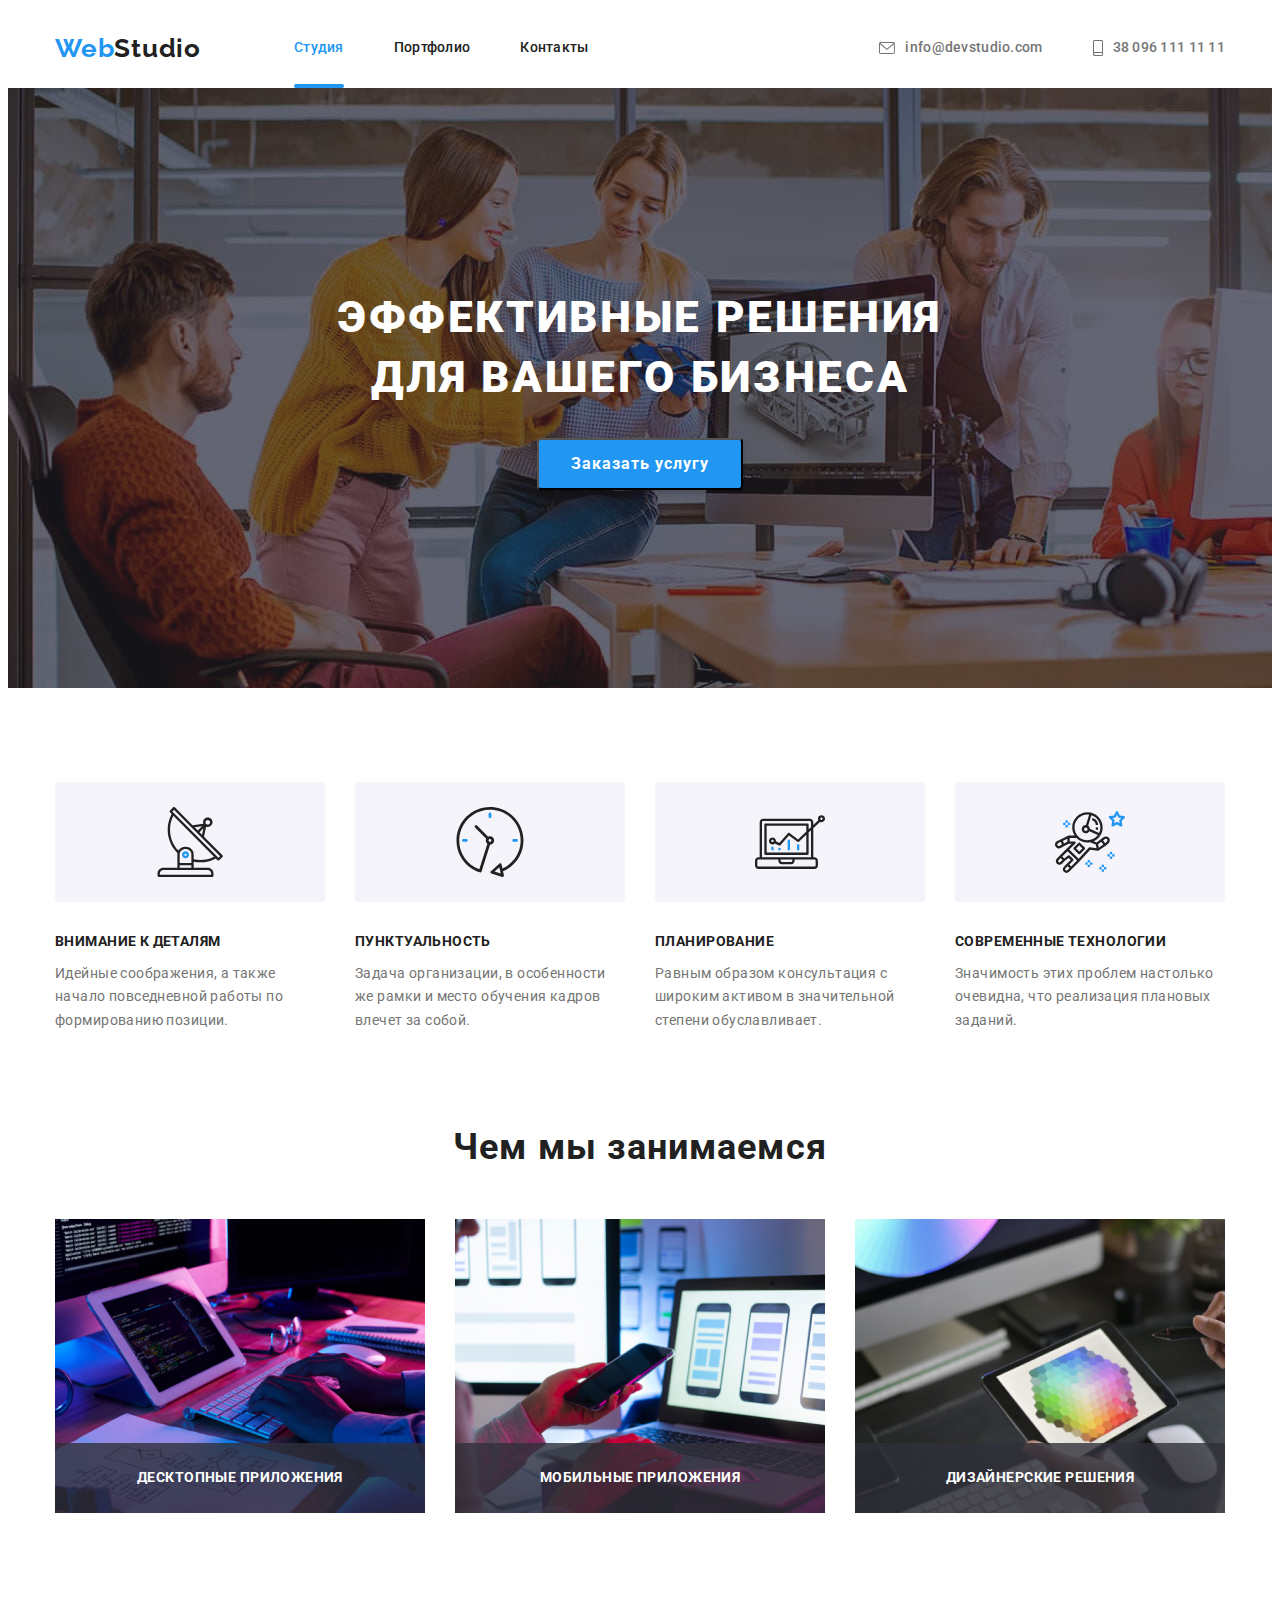
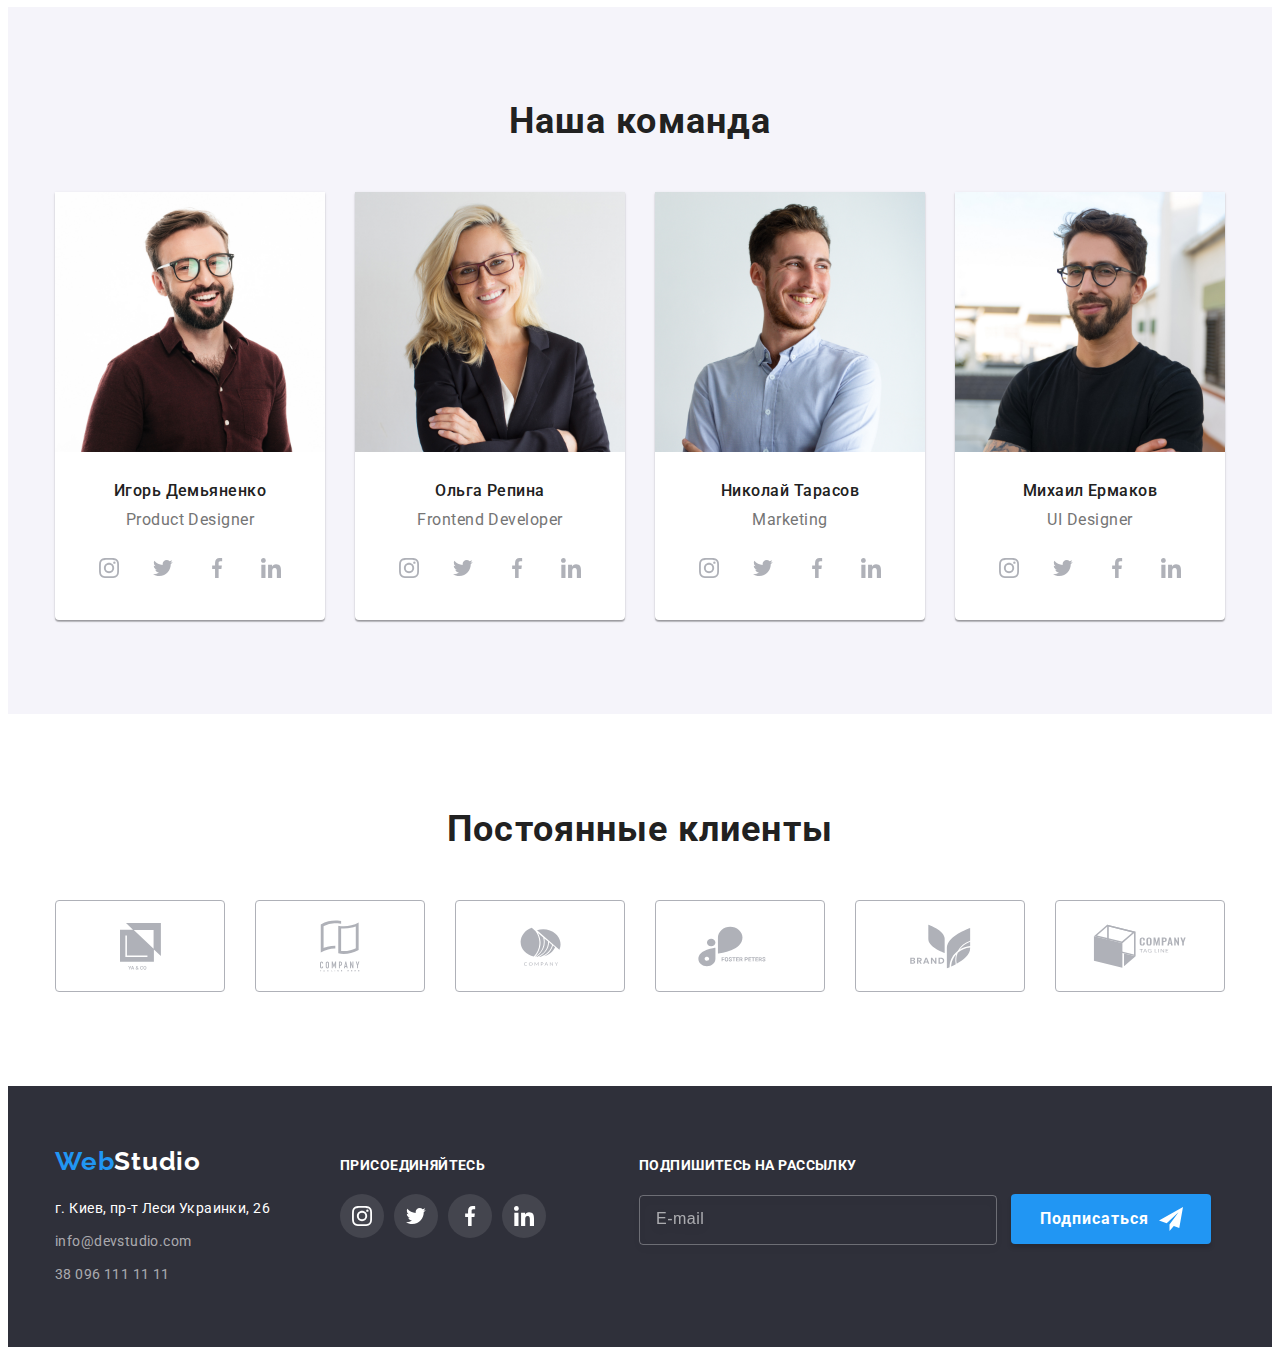
<file: index.html>
<!DOCTYPE html>
<html lang="ru">
  <head>
    <meta charset="UTF-8" />
    <meta http-equiv="X-UA-Compatible" content="IE=edge" />
    <meta name="viewport" content="width=device-width, initial-scale=1.0" />
    <title>Document</title>
    <link rel="preconnect" href="https://fonts.googleapis.com" />
    <link rel="preconnect" href="https://fonts.gstatic.com" crossorigin />
    <link
      href="https://fonts.googleapis.com/css2?family=Neonderthaw&family=Raleway:wght@700&display=swap"
      rel="stylesheet"
    />
    <link rel="preconnect" href="https://fonts.googleapis.com" />
    <link rel="preconnect" href="https://fonts.gstatic.com" crossorigin />
    <link
      href="https://fonts.googleapis.com/css2?family=Roboto:wght@400;500;700;900&display=swap"
      rel="stylesheet"
    /> 
    <link rel="stylesheet" href="https://cdnjs.cloudflare.com/ajax/libs/modern-normalize/1.1.0/modern-normalize.min.css" integrity="sha512-wpPYUAdjBVSE4KJnH1VR1HeZfpl1ub8YT/NKx4PuQ5NmX2tKuGu6U/JRp5y+Y8XG2tV+wKQpNHVUX03MfMFn9Q==" crossorigin="anonymous" referrerpolicy="no-referrer" />
    <link rel="stylesheet" href="./css/main.css" />
  </head>
  <body>

   <!-- <div class="zakaz " data-modal>
     <button class="close" type="button" data-modal-close ><span class="push">x</span></button>
   </div> -->

    <!--  Делаю шапку    -->
    <header class="header">
      <div class="container-h nav-main">
      <a class="logo" href=""><span>Web</span>Studio</a>
      <nav>
        <ul class="pf-list">
          <li class="list"><a class="link current" href="">Студия</a></li>
          <li class="list">
            <a class="link" href="./portfolio.html">Портфолио</a>
          </li>
          <li class="list"><a class="link" href="">Контакты</a></li>
        </ul>
      </nav>
     <div class="nav-flex">
      <a class="kontakt" href="mailto:info@devstudio.com"><svg class="kontakt-icon" width="16" height="12">
        <use href="./images/sprite.svg#icon-envelope"></use>        
      </svg>info@devstudio.com</a>
      <a class="kontakt" href="tel:+380961111111"><svg class="kontakt-icon" width="10" height="16">
        <use href="./images/sprite.svg#icon-smartphone"></use>        
      </svg>38 096 111 11 11</a>
      </div>
      </div>
    </header>
    <!-- Создаю блок для будуещего фона   -->
    <main>
      
        <section class="hero">
          <!--  Разметка героя-->
          <div class="container">
          <h1 class="title-hero">
            Эффективные решения<br />
            для вашего бизнеса
          </h1>
          <button class="button-hero" type="button" data-modal-open>Заказать услугу</button>
          </div>
        </section>
      
      <!-- создаю секцию об особенностях компании-->
      
      <section class="featurs">
       <div class="container">
        <ul class="featurs-list">
          <li class="item">
            <div class="thumb"><svg width="70" height="70"><use href="./images/sprite.svg#icon-Group"></use></svg></div>
            <h3 class="featurs-title">Внимание к деталям</h2>
            <p class="disc-featurs">
              Идейные соображения, а также начало повседневной работы по
              формированию позиции.
            </p>
          </li>
          <li class="item">  
            <div class="thumb"><svg width="70" height="70"><use href="./images/sprite.svg#icon-clock"></use></svg></div>       
                <h3 class="featurs-title">Пунктуальность</h2>
            <p class="disc-featurs">
              Задача организации, в особенности же рамки и место обучения кадров
              влечет за собой.
            </p>
          </li>
          <li class="item">  
            <div class="thumb"><svg width="70" height="70"><use href="./images/sprite.svg#icon-diagram"></use></svg></div>     
                  <h3 class="featurs-title">Планирование</h2>
            <p class="disc-featurs">
              Равным образом консультация с широким активом в значительной
              степени обуславливает.
            </p>
          </li>
          <li class="item">  
            <div class="thumb"><svg width="70" height="70"><use href="./images/sprite.svg#icon-astronaut"></use></svg></div>        
               <h3 class="featurs-title">Современные технологии</h2>
            <p class="disc-featurs">
              Значимость этих проблем настолько очевидна, что реализация
              плановых заданий.
            </p>
          </li>
        </ul>
        </div>
      </section>
      <!--Создаю секцию чем мы занимаемся -->
      <section class="makes">
      <div class="container">
        <h2 class="title-section">Чем мы занимаемся</h2>
        <ul class="list-img">
          <li class="item-img">
            <div class="desc-doit">
            <img
              src="./images/not1.jpg"
              alt="Человек работает за компютером"
              width="370"
              height="294"
            /> <span class="doit-info">Десктопные приложения</span>
             </div>
          </li>
          <li class="item-img">
           <div class="desc-doit"> <img
              src="./images/not2.jpg"
              alt="Держит смартфон в руке"
              width="370"
              height="294"
            /> <span class="doit-info">Мобильные приложения</span>
             </div>
          </li>
          <li class="item-img">
           <div class="desc-doit"> <img
              src="./images/not3.jpg"
              alt="Человек смотрит планшет"
              width="370"
              height="294"
            /> <span class="doit-info">Дизайнерские решения</span>
             </div>
          </li>
        </ul>
        </div>  
      </section>
      <!-- Начинаю делать секцию "Наша команда"-->
      <section class="our-team">
        <div class="container">
        <h2 class="title-section">Наша команда</h2>
        <ul class="list-img">
          <li class="li-team">
            <img
              src="./images/product.jpg"
              alt="Продукт дизайнер"
              width="270" height="260"
            /> <div class="disc">
            <h3 class="title-team">Игорь Демьяненко</h3>
            <p class="disc-team">Product Designer</p>
             <ul class="team-list">
               <li class="team-link"><a class="link-icon-team" href=""><svg class="link-svg-team" width="20" height="20"><use href="./images/sprite.svg#icon-instagram-section"></use></svg></a></li>
       <li class="team-link"><a class="link-icon-team" href=""><svg class="link-svg-team" width="20" height="20"><use href="./images/sprite.svg#icon-group-section"></use></svg></a></li>
       <li class="team-link"><a class="link-icon-team" href=""><svg class="link-svg-team" width="20" height="20"><use href="./images/sprite.svg#icon-facebook-section"></use></svg></a></li>
       <li class="team-link"><a class="link-icon-team" href=""><svg class="link-svg-team" width="20" height="20"><use href="./images/sprite.svg#icon-linkedin-section"></use></svg></a></li></ul>
          </div>
          </li>
          <li class="li-team">
            <img
              src="./images/front.jpg"
              alt="Фронтенд разработчик"
              width="270" height="260"
            /><div class="disc">
            <h3 class="title-team">Ольга Репина</h3>
            <p class="disc-team">Frontend Developer</p>
            <ul class="team-list">
               <li class="team-link"><a class="link-icon-team" href=""><svg class="link-svg-team" width="20" height="20"><use href="./images/sprite.svg#icon-instagram-section"></use></svg></a></li>
       <li class="team-link"><a class="link-icon-team" href=""><svg class="link-svg-team" width="20" height="20"><use href="./images/sprite.svg#icon-group-section"></use></svg></a></li>
       <li class="team-link"><a class="link-icon-team" href=""><svg class="link-svg-team" width="20" height="20"><use href="./images/sprite.svg#icon-facebook-section"></use></svg></a></li>
       <li class="team-link"><a class="link-icon-team" href=""><svg class="link-svg-team" width="20" height="20"><use href="./images/sprite.svg#icon-linkedin-section"></use></svg></a></li></ul>
          </div>
          </li>
          <li class="li-team">
            <img src="./images/marketing.jpg" alt="Маркетолог" width="270" height="260" />
            <div class="disc"><h3 class="title-team">Николай Тарасов</h3>
            <p class="disc-team">Marketing</p>
          <ul class="team-list">
               <li class="team-link"><a class="link-icon-team" href=""><svg class="link-svg-team" width="20" height="20"><use href="./images/sprite.svg#icon-instagram-section"></use></svg></a></li>
       <li class="team-link"><a class="link-icon-team" href=""><svg class="link-svg-team" width="20" height="20"><use href="./images/sprite.svg#icon-group-section"></use></svg></a></li>
       <li class="team-link"><a class="link-icon-team" href=""><svg class="link-svg-team" width="20" height="20"><use href="./images/sprite.svg#icon-facebook-section"></use></svg></a></li>
       <li class="team-link"><a class="link-icon-team" href=""><svg class="link-svg-team" width="20" height="20"><use href="./images/sprite.svg#icon-linkedin-section"></use></svg></a></li></ul>
          </div>
          </li>
          <li class="li-team">
            <img src="./images/ui.jpg" alt="Дизайнер" width="270" height="260" />
            <div class="disc"><h3 class="title-team">Михаил Ермаков</h3>
            <p class="disc-team">UI Designer</p>
           <ul class="team-list">
               <li class="team-link"><a class="link-icon-team" href=""><svg class="link-svg-team" width="20" height="20"><use href="./images/sprite.svg#icon-instagram-section"></use></svg></a></li>
       <li class="team-link"><a class="link-icon-team" href=""><svg class="link-svg-team" width="20" height="20"><use href="./images/sprite.svg#icon-group-section"></use></svg></a></li>
       <li class="team-link"><a class="link-icon-team" href=""><svg class="link-svg-team" width="20" height="20"><use href="./images/sprite.svg#icon-facebook-section"></use></svg></a></li>
       <li class="team-link"><a class="link-icon-team" href=""><svg class="link-svg-team" width="20" height="20"><use href="./images/sprite.svg#icon-linkedin-section"></use></svg></a></li></ul>
          </div>
          </li>
        </ul>
        
        </div>
      </section>
      <section class="client-often">
         <div class="container"> <h3 class="title-client">Постоянные клиенты</h3>
          <ul class="list-client">
            <li class="icon-client"><a href=""><svg class="client-svg" width="41px" height=" 47px" >
        <use class="one" href="./images/sprite.svg#icon-group-one"></use></svg></a></li>
            <li class="icon-client"><a href=""><svg class="client-svg" width="40" height="52">
        <use href="./images/sprite.svg#icon-group-two"></use></svg></a></li>
            <li class="icon-client">
                               <a href=""><svg class="client-svg" width="41" height="43">
        <use href="./images/sprite.svg#icon-group-three"></use></svg></a></li>
            <li class="icon-client"><a href=""><svg class="client-svg" width="84" height="41">
        <use href="./images/sprite.svg#icon-group-four"></use></svg></a></li>
            <li class="icon-client"><a href=""><svg class="client-svg" width="63" height="45">
        <use href="./images/sprite.svg#icon-group-five"></use></svg></a></li>
            <li class="icon-client"><a href=""><svg class="client-svg" width="94" height="44">
        <use href="./images/sprite.svg#icon-group-six"></use></svg></a></li>
          </ul>
          </div>
        </section>
    </main>
    
    <!-- Начинаю делать подвал-->
    <footer class="footer">
      <div class="container">
        <div class="right-flex">
        <div class="otstup">
          <a class="logo-footer" href=""><span>Web</span>Studio</a>
       <address class="address">г. Киев, пр-т Леси Украинки, 26</address>
      <address class="address-kontakt">
        <a class="info" href="mailto:info@devstudio.com">info@devstudio.com</a><br />
        <a class="info" href="tel:+380961111111">38 096 111 11 11</a>
      </address>
      </div>
      <div class="footer-flex">
       <p class="push-net">Присоединяйтесь</P>
       <ul class="footer-list"><li class="footer-link"><a class="link-icon" href=""><svg class="link-svg" width="20" height="20"><use href="./images/sprite.svg#icon-instagram-footer"></use></svg></a></li>
       <li class="footer-link"><a class="link-icon" href=""><svg class="link-svg" width="20" height="20"><use href="./images/sprite.svg#icon-group-footer"></use></svg></a></li>
       <li class="footer-link"><a class="link-icon" href=""><svg class="link-svg" width="20" height="20"><use href="./images/sprite.svg#icon-facebook-footer"></use></svg></a></li>
       <li class="footer-link"><a class="link-icon" href=""><svg class="link-svg" width="20" height="20"><use href="./images/sprite.svg#icon-linkedin-footer"></use></svg></a></li></ul>
      </div>
       <!-- начинаю делать форму на подписку -->
        <form class="subscribe" action="" >
          <label class="sign-up" for="email" name="user email">Подпишитесь на рассылку</label>
         <div> <input class="put-sign" id="email" type="email" placeholder="E-mail">
          <button class="sign-up-button" type="submit">Подписаться<svg class="send-svg" width="24" height="24">
            <use href="./images/sprite.svg#icon-send"></use></svg></button></div>
        </form>

      </div>
        </div>
        <!-- начинаю делать форму на подписку -->

      
    </footer>

    <div class="backdrop is-hidden" data-modal><div class="zakaz " >
     <button class="close" type="button" data-modal-close ><svg width="11" height="11"><use href="./images/sprite.svg#icon-Vector"></use></svg></button>
     <form action="" class="order-form">
     <p class="title-modal">Оставьте свои данные, мы вам перезвоним</p>
     <ul class="list-form">
     <li class="list-input"><label class="label-order" for="order-name" name="user-name">Имя</label>
    <div class="inside-svg"> <input class="input-order" type="text" id="order-name" value=""><svg width="12" height="12"><use href="./images/sprite.svg#icon-man"></use></svg></div></li>
    <li class="list-input"> <label class="label-order" for="tel-order" name="user-tel">Телефон</label>
    <div class="inside-svg"> <input class="input-order"  type="tel" id="tel-order"><svg width="13" height="13"><use href="./images/sprite.svg#icon-tel"></use></svg></div></li>
    <li class="list-input"> <label class="label-order" for="mail-order" name="user-mail">Почта</label>
    <div class="inside-svg"> <input class="input-order" type="email" id="mail-order"><svg width="15" height="12"><use href="./images/sprite.svg#icon-mail"></use></svg></div></li>
     <li class="list-input"><label class="label-order" for="coment-order" name="user-comment">Комментарий</label>
     <textarea class="input-order" type="text" id="coment-order"  placeholder="Введите текст"></textarea></li>
     </ul>
     <div class="submit-order"> <label class="accept"><input type="checkbox"><span class="icon-yes"><svg width="11" height="8"><use href="./images/sprite.svg#icon-add"></use></svg></span>Соглашаюсь с рассылкой и принимаю <a href="">Условия договора<span></span></a></label>
     <button class="order-button" type="submit">Отправить</button></div>
    </form>
   </div> </div>
     <!-- <button class="close" type="button" data-modal-close ><span class="push">x</span></button> -->

   <script src="./js/modal.js"></script>

  </body>
</html3
</file>
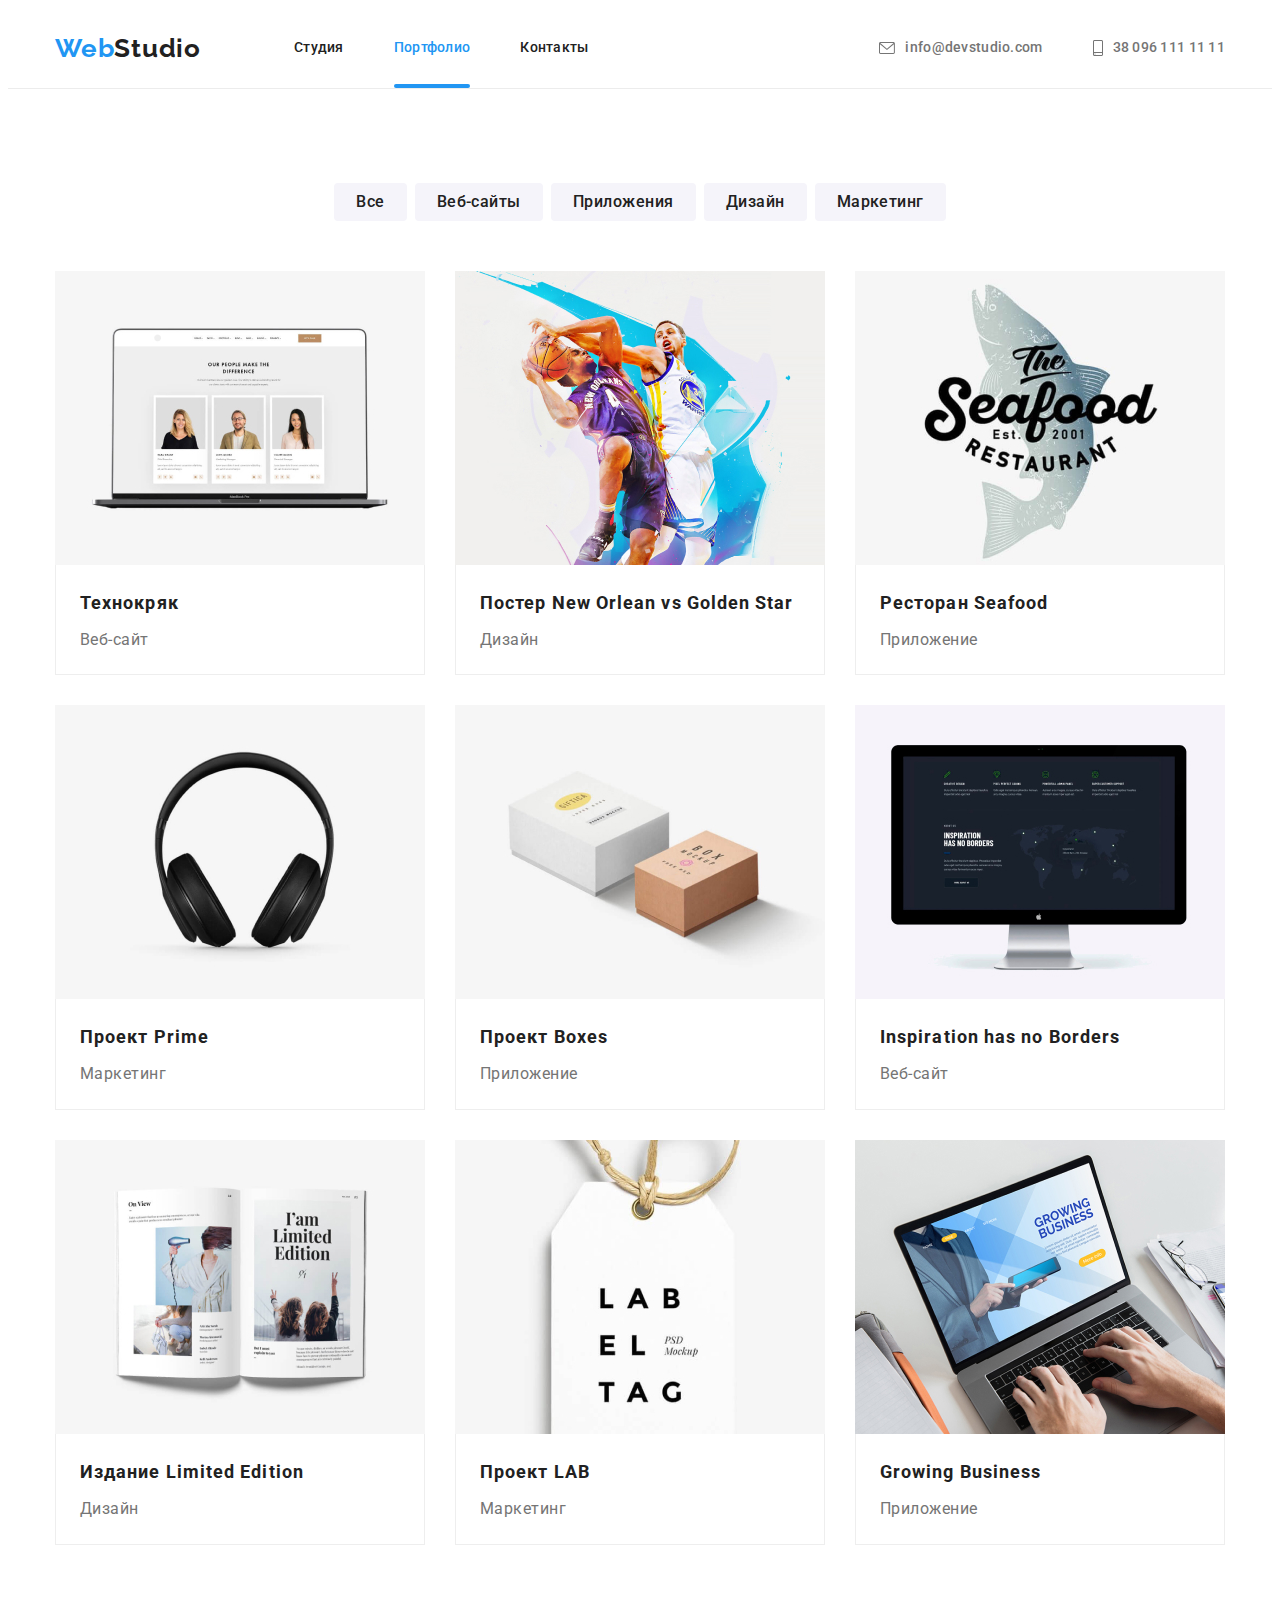
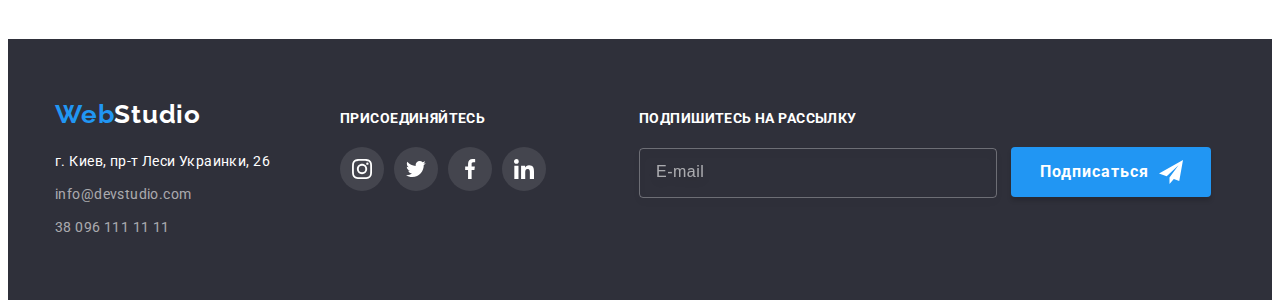
<file: portfolio.html>
<!DOCTYPE html>
<html lang="en">
  <head>
    <meta charset="UTF-8" />
    <meta http-equiv="X-UA-Compatible" content="IE=edge" />
    <meta name="viewport" content="width=device-width, initial-scale=1.0" />
    <title>Document</title>
    
    <link rel="preconnect" href="https://fonts.googleapis.com" />
    <link rel="preconnect" href="https://fonts.gstatic.com" crossorigin />
    <link
      href="https://fonts.googleapis.com/css2?family=Neonderthaw&family=Raleway:wght@700&display=swap"
      rel="stylesheet"
    />
    <link rel="preconnect" href="https://fonts.googleapis.com" />
    <link rel="preconnect" href="https://fonts.gstatic.com" crossorigin />
    <link
      href="https://fonts.googleapis.com/css2?family=Roboto:wght@400;500;700;900&display=swap"
      rel="stylesheet"
    /> <link rel="stylesheet" href="https://cdnjs.cloudflare.com/ajax/libs/modern-normalize/1.1.0/modern-normalize.min.css" integrity="sha512-wpPYUAdjBVSE4KJnH1VR1HeZfpl1ub8YT/NKx4PuQ5NmX2tKuGu6U/JRp5y+Y8XG2tV+wKQpNHVUX03MfMFn9Q==" crossorigin="anonymous" referrerpolicy="no-referrer" />
    <link rel="stylesheet" href="./css/styles.css" />
  </head>
  
  <body>
    <header class="header">
      <div class="container-h nav-main">
      <a class="logo" href=""><span>Web</span>Studio</a>
      <nav>
        <ul class="pf-list">
          <li class="list"><a class="link " href="./index.html">Студия</a></li>
          <li class="list">
            <a class="link current" href=>Портфолио</a>
          </li>
          <li class="list"><a class="link" href="">Контакты</a></li>
        </ul>
      </nav>
     <div class="nav-flex">
      <a class="kontakt" href="mailto:info@devstudio.com"><svg class="kontakt-icon" width="16" height="12">
        <use href="./images/sprite.svg#icon-envelope"></use></svg>info@devstudio.com</a>
      <a class="kontakt" href="tel:+380961111111"><svg class="kontakt-icon" width="10" height="16">
        <use href="./images/sprite.svg#icon-smartphone"></use>        
      </svg>38 096 111 11 11</a>
      </div>
      </div>
    </header>
    <main>
      <!-- создаю список кнопок для блока фильтер -->
      <section class="portfolio">
        <div class="container">
         <div class="frame">  
          <ul class="filter">
        <li class="list-button"><button class="button" type="button">Все</button></li>
        <li class="list-button"><button class="button" type="button">Веб-сайты</button></li>
        <li class="list-button"><button class="button" type="button">Приложения</button></li>
        <li class="list-button"><button class="button" type="button">Дизайн</button></li>
        <li class="list-button"><button class="button" type="button">Маркетинг</button></li>
      </ul>
      </div>  
      <!-- создаю секцию портфолио -->
      <!-- <h1>Портфолио</h1> Логический заголовок -->
     <ul class="list-project">
         <li class="item"> 
             <a class=" link-projekt" href="">
              <div class="move-up">  
            <img
              src="./images/tehcrack.jpg"
              alt="Технокряк"
              width="370"
              height="294"
            />
            <p class="desc-card">Ресурс предлагает комплексные предложения с разным уровнем функционала и сервисов. Все это позволит посетителю получить исчерпывающие сведения о компании или частном лице.</p></div>
            <div class="desc-item"> 
            <h2 class="title">Технокряк</h1>
            <p class="desc">Веб-сайт</p></div></a>
            
          </li>
          
          <li class="item"> <a class="link-projekt" href="">
            <div class="move-up">
            <img
              src="./images/new-orlean.jpg"
              alt="Постер"
              width="370"
              height="294"
            />  <p class="desc-card">Ресурс предлагает комплексные предложения с разным уровнем функционала и сервисов. Все это позволит посетителю получить исчерпывающие сведения о компании или частном лице.</p></div><div class="desc-item">
            <h2 class="title">Постер New Orlean vs Golden Star</h1>
            <p class="desc">Дизайн</p></div></a>
          </li>
          <li class="item"> <a class="link-projekt" href="">
           <div class="move-up"> <img
              src="./images/seafood.jpg"
              alt="Морепродукты"
              width="370"
              height="294"
            />  <p class="desc-card">Ресурс предлагает комплексные предложения с разным уровнем функционала и сервисов. Все это позволит посетителю получить исчерпывающие сведения о компании или частном лице.</p></div><div class="desc-item">
            <h2 class="title">Ресторан Seafood</h1>
            <p class="desc">Приложение</p></div></a>
          </li>
          <li class="item"> <a class="link-projekt" href="">
           <div class="move-up"> <img
              src="./images/prime.jpg"
              alt="Наушники"
              width="370"
              height="294"
            />  <p class="desc-card">Ресурс предлагает комплексные предложения с разным уровнем функционала и сервисов. Все это позволит посетителю получить исчерпывающие сведения о компании или частном лице.</p></div><div class="desc-item">
            <h2 class="title">Проект Prime</h1>
            <p class="desc">Маркетинг</p></div></a>
          </li>
          
          <li class="item"> <a class="link-projekt" href="">
            <div class="move-up"><img
              src="./images/boxes.jpg"
              alt="Посылка"
              width="370"
              height="294"
            />  <p class="desc-card">Ресурс предлагает комплексные предложения с разным уровнем функционала и сервисов. Все это позволит посетителю получить исчерпывающие сведения о компании или частном лице.</p></div><div class="desc-item">
            <h2 class="title">Проект Boxes</h1>
            <p class="desc">Приложение</p></div></a>
          </li>
          <li class="item"> <a class="link-projekt" href="">
            <div class="move-up"><img
              src="./images/borders.jpg"
              alt="Интерпритация границ"
              width="370"
              height="294"
            />  <p class="desc-card">Ресурс предлагает комплексные предложения с разным уровнем функционала и сервисов. Все это позволит посетителю получить исчерпывающие сведения о компании или частном лице.</p></div><div class="desc-item">
            <h2 class="title">Inspiration has no Borders</h1>
            <p class="desc">Веб-сайт</p></div></a>
          </li>
          <li class="item"> <a class="link-projekt" href="">
            <div class="move-up"><img
              src="./images/limited-edition.jpg"
              alt="Ограниченное издание"
              width="370"
              height="294"
            />  <p class="desc-card">Ресурс предлагает комплексные предложения с разным уровнем функционала и сервисов. Все это позволит посетителю получить исчерпывающие сведения о компании или частном лице.</p></div><div class="desc-item">
            <h2 class="title">Издание Limited Edition</h1>
            <p class="desc">Дизайн</p></div></a>
          </li>
          <li class="item"> <a class="link-projekt" href="">
            <div class="move-up"><img src="./images/lab.jpg" alt="Лейбел" width="370" height="294" />
             <p class="desc-card">Ресурс предлагает комплексные предложения с разным уровнем функционала и сервисов. Все это позволит посетителю получить исчерпывающие сведения о компании или частном лице.</p></div> <div class="desc-item"><h2 class="title">Проект LAB</h2>
            <p class="desc">Маркетинг</p></div></a>
          </li>
          <li class="item"> <a class="link-projekt" href="">
            <div class="move-up"><img
              src="./images/growing-bussines.jpg"
              alt="Бизнес рост"
              width="370"
              height="294"
            /> <p class="desc-card">Ресурс предлагает комплексные предложения с разным уровнем функционала и сервисов. Все это позволит посетителю получить исчерпывающие сведения о компании или частном лице.</p></div> <div class="desc-item">
            <h2 class="title">Growing Business</h1>
            <p class="desc">Приложение</p></div></a>
          </li>
        </ul>
        </div>
      </section>
    </main>
  </body>

 <footer class="footer">
      <div class="container">
        <div class="right-flex">
        <div class="otstup">
          <a class="logo-footer" href=""><span>Web</span>Studio</a>
       <address class="address">г. Киев, пр-т Леси Украинки, 26</address>
      <address class="address-kontakt">
        <a class="info" href="mailto:info@devstudio.com">info@devstudio.com</a><br />
        <a class="info" href="tel:+380961111111">38 096 111 11 11</a>
      </address>
      </div>
      <div class="footer-flex">
       <p class="push-net">Присоединяйтесь</P>
       <ul class="footer-list"><li class="footer-link"><a class="link-icon" href=""><svg class="link-svg" width="20" height="20"><use href="./images/sprite.svg#icon-instagram-footer"></use></svg></a></li>
       <li class="footer-link"><a class="link-icon" href=""><svg class="link-svg" width="20" height="20"><use href="./images/sprite.svg#icon-group-footer"></use></svg></a></li>
       <li class="footer-link"><a class="link-icon" href=""><svg class="link-svg" width="20" height="20"><use href="./images/sprite.svg#icon-facebook-footer"></use></svg></a></li>
       <li class="footer-link"><a class="link-icon" href=""><svg class="link-svg" width="20" height="20"><use href="./images/sprite.svg#icon-linkedin-footer"></use></svg></a></li></ul>
      </div>
       <!-- начинаю делать форму на подписку -->
        <form class="subscribe" action="" >
          <label class="sign-up" for="email" name="user email">Подпишитесь на рассылку</label>
         <div> <input class="put-sign" id="email" type="email" placeholder="E-mail">
          <button class="sign-up-button" type="submit">Подписаться<svg class="send-svg" width="24" height="24">
            <use href="./images/sprite.svg#icon-send"></use></svg></button></div>
        </form>
      </div>
        </div>
      
    </footer>
</html>
</file>
<file: css/main.css>
:root {
  --akcent-color: #2196f3;
  --second-color: #757575;
  --background: #f5f4fa;
  --white-color: #ffffff;
  --gradient: rgba(47, 48, 58, 0.4);
}

html {
  box-sizing: border-box;
}
*,
*::before,
*::after {
  box-sizing: border-box;
}

body {
  /* position: relative; */
  background-color: #ffffff;
  color: #212121;
  font-family: Roboto, sans-serif;
}
img {
  display: block;
}

/* 
body::before {
  content: "";
  position: absolute;
  width: 100%;
  height: 100%;
  background: rgba(0, 0, 0, 0.2);
  z-index: ;
}
 */

/* .is-hidden {
  opacity: 0;
  z-index: 0;
} */

/*оформляем шапку  */
/* логотип */

.container-h {
  width: 1200px;
  padding: 0 15px;
  margin-left: auto;
  margin-right: auto;
}
.container {
  width: 1200px;
  padding: 0 15px;
  margin-left: auto;
  margin-right: auto;
}

.nav-main {
  display: flex;
  align-items: center;
}

.logo {
  font-family: Raleway;
  font-weight: 700;
  font-size: 26px;
  line-height: 1.19;
  letter-spacing: 0.03em;
  text-decoration: none;
  color: #212121;
}

.logo span {
  color: var(--akcent-color);
}

/* .logo:hover,
.logo:focus {
  text-decoration: underline var(--akcent-color);
} */

.pf-list {
  display: flex;
  margin-left: 93px;
  margin-top: 0;
  margin-bottom: 0;
  padding: 0;
  font-weight: 500;
  font-size: 14px;
  line-height: 1.14;
  letter-spacing: 0.02em;
  list-style: none;
}
.pf-list .list:not(:last-child) {
  margin-right: 50px;
}
.link {
  display: block;
  text-decoration: none;
  list-style: none;
  color: #212121;
  padding-top: 32px;
  padding-bottom: 32px;
  transition: color 250ms cubic-bezier(0.4, 0, 0.2, 1);
}

.link.current {
  position: relative;
  color: var(--akcent-color);
  text-decoration: none;
}

/* начинаю делать нижнее подчеркивание на текущей странице */

.link.current::after {
  content: "";
  display: block;
  position: absolute;
  width: 100%;
  height: 4px;
  bottom: 0;
  background: #2196f3;
  border-radius: 2px;
}

/*  */
.link:hover,
.link:focus {
  color: var(--akcent-color);
}

.kontakt {
  text-decoration: none;
  color: var(--second-color);
  font-family: Roboto;
  font-weight: 500;
  font-size: 14px;
  line-height: 1.14;
  letter-spacing: 0.02em;
  display: flex;
  align-items: center;
  transition: color 250ms cubic-bezier(0.4, 0, 0.2, 1),
    fill 250ms cubic-bezier(0.4, 0, 0.2, 1);
}
.kontakt-icon {
  margin-right: 10px;
}
.kontakt-icon {
  fill: currentColor;
}
.nav-flex {
  display: flex;
  margin-left: auto;
}
.nav-flex .kontakt:not(:last-child) {
  margin-right: 50px;
}

.kontakt:hover,
.kontakt:focus {
  color: var(--akcent-color);
  fill: var(--akcent-color);
}
/* начинаю работу над оформлением героя */
.hero {
  max-width: 1600px;
  height: 600px;
  margin-left: auto;
  margin-right: auto;
  padding-top: 200px;
  padding-bottom: 200px;
  background-color: #c4c4c4;
  background-image: linear-gradient(
      to right,
      rgba(47, 48, 58, 0.4),
      rgba(47, 48, 58, 0.4)
    ),
    url(../images/team-dream.jpg);
  background-size: auto;
  background-repeat: no-repeat;
  text-align: center;
}
.title-hero {
  font-weight: 900;
  font-size: 44px;
  line-height: 1.36;
  text-align: center;
  letter-spacing: 0.06em;
  text-transform: uppercase;
  color: var(--white-color);
  margin: 0 auto;
  margin-bottom: 30px;
}
.button-hero {
  color: var(--white-color);
  background: var(--akcent-color);
  font-family: Roboto;
  font-weight: 700;
  font-size: 16px;
  line-height: 1.8;
  letter-spacing: 0.06em;
  box-shadow: 0px 4px 4px rgba(0, 0, 0, 0.15);
  border-radius: 4px;
  cursor: pointer;
  padding: 10px 32px;
  transition: background-color 250ms cubic-bezier(0.4, 0, 0.2, 1);
  /* border: 0; */
}

.button-hero:hover,
.button-hero:focus {
  background-color: #188ce8;
}
/* начинаю работу над списком особенностей компании  */
.thumb {
  width: 270px;
  height: 120px;
  border-radius: 4px;
  margin-bottom: 30px;
  background-color: #f5f4fa;
  justify-content: center;
  align-items: center;
  display: flex;
}
.featurs-title {
  font-weight: 700;
  font-size: 14px;
  line-height: 1.4;
  letter-spacing: 0.03em;
  text-transform: uppercase;
  margin-top: 0;
  margin-bottom: 10px;
}

.featurs {
  padding-bottom: 94px;
  padding-top: 94px;
}

.disc-featurs {
  font-size: 14px;
  line-height: 1.7;
  letter-spacing: 0.03em;
  color: var(--second-color);
  margin-top: 0;
  margin-bottom: 0;
}
.featurs-list {
  display: flex;
  flex-wrap: wrap;
  margin: 0;
  list-style: none;
  padding: 0;
}
.featurs-list .item {
  width: 270px;
}
.featurs-list .item:not(:last-child) {
  margin-right: 30px;
}
/* добавление фона через псевдо-классы */
/* .item::before {
  display: block;
  content: "";
  width: 270px;
  height: 120px;
  margin-bottom: 30px;
  margin-right: 30px;
  background-color: #f5f4fa;
  border-radius: 4px;
}
.item:nth-child(1)::before {
  display: block;
  background-image: url(../images/../images/anten.svg);
  background-repeat: no-repeat;

  background-position: center;
}

.item:nth-child(2)::before {
  display: block;
  background-image: url(../images/clock.svg);
  background-repeat: no-repeat;

  background-position: center;
}

.item:nth-child(3)::before {
  display: block;
  background-image: url(../images/diagram.svg);
  background-repeat: no-repeat;

  background-position: center;
}

.item:nth-child(4)::before {
  display: block;
  background-image: url(../images/astronaut.svg);
  background-repeat: no-repeat;

  background-position: center;
} */

/* начинаю оформлять секцию о занятиях компании */
.title-section {
  font-weight: 700;
  font-size: 36px;
  line-height: 1.16;
  text-align: center;
  letter-spacing: 0.03em;
  margin-top: 0;
  margin-bottom: 50px;
}
.our-team .title-section {
  padding-top: 94px;
}
.makes {
  padding-bottom: 94px;
}
.list-img {
  list-style: none;
  display: flex;
  margin: 0;
  padding-left: 0;
}
.list-img .item-img:not(:last-child) {
  margin-right: 30px;
}

/* начинаю делать подписи изображений */

.desc-doit {
  position: relative;
  width: 370px;
}

.doit-info {
  position: absolute;
  bottom: 0;
  width: 100%;
  padding-top: 27px;
  padding-bottom: 27px;
  font-weight: 700;
  font-size: 14px;
  line-height: 1.14;
  text-align: center;
  letter-spacing: 0.03em;
  text-transform: uppercase;
  color: #ffffff;
  background-color: rgba(47, 48, 58, 0.8);
}

/* Начинаю оформлять секцию "Наша команда" */
.our-team {
  padding-top: 94px;
  padding-bottom: 94px;
  background: #f5f4fa;
}
.li-team {
  background-color: var(--white-color);
  width: 270px;
  box-shadow: 0px 1px 3px rgba(0, 0, 0, 0.12), 0px 1px 1px rgba(0, 0, 0, 0.14),
    0px 2px 1px rgba(0, 0, 0, 0.2);
  border-radius: 0px 0px 4px 4px;
}
.list-img .li-team:not(:last-child) {
  margin-right: 30px;
}
.our-team .title-section {
  padding: 0;
}
.title-team {
  font-weight: 500;
  font-size: 16px;
  line-height: 1.18;
  letter-spacing: 0.03em;
  margin: 0;
  margin-bottom: 10px;
  text-align: center;
}
.disc-team {
  font-size: 16px;
  line-height: 1.18;
  letter-spacing: 0.03em;
  color: var(--second-color);
  margin: 0;
  margin-bottom: 16px;
  text-align: center;
}
.li-team .disc {
  padding-top: 30px;
  padding-bottom: 30px;
}

/* начинаю офрмлять иконки в карточке */
.team-link {
  display: flex;
  list-style: none;
  /* width: 44px;
  height: 44px;
  border-radius: 50%;
  background-color: rgba(255, 255, 255, 0.1); */
  justify-content: center;
  align-items: center;
  cursor: pointer;
}
.link-icon-team {
  display: flex;
  width: 44px;
  height: 44px;
  border-radius: 50%;
  background-color: rgba(255, 255, 255, 0.1);
  justify-content: center;
  align-items: center;
  fill: #afb1b8;
  transition: background-color 250ms cubic-bezier(0.4, 0, 0.2, 1),
    fill 250ms cubic-bezier(0.4, 0, 0.2, 1);
}

.team-list {
  padding: 0;
  margin: 0;
  display: flex;
  justify-content: center;
}
.team-link:not(:last-child) {
  margin-right: 10px;
}

/* .link-svg-team {
  fill: #afb1b8;
} */

.link-icon-team:hover,
.link-icon-team:focus {
  background-color: var(--akcent-color);
  fill: var(--white-color);
  stroke: transparent;
}
/* Начинаю оформлять внутрению секцию постоянных клиентов */
.client-often {
  /* background: var(--white-color); */
  padding-top: 94px;
  padding-bottom: 94px;
}

.title-client {
  margin: 0;
  margin-bottom: 50px;
  font-weight: 700;
  font-size: 36px;
  line-height: 1.17;
  text-align: center;
  letter-spacing: 0.03em;
}
/* секция постоянных клиентов */
.list-client {
  display: flex;
  margin: 0;
  padding: 0;
  justify-content: space-between;
}

.icon-client {
  justify-content: center;
  display: flex;
  align-items: center;

  text-align: center;
  list-style: none;
  /* width: 170px;
  height: 92px; */
}

.icon-client a {
  justify-content: center;
  align-items: center;
  display: flex;
  width: 170px;
  height: 92px;
  fill: #afb1b8;
  border-radius: 4px;
  border: 1px solid #afb1b8;
  transition: border 250ms cubic-bezier(0.4, 0, 0.2, 1),
    fill 250ms cubic-bezier(0.4, 0, 0.2, 1);
}

.icon-client a:hover,
.icon-client a:focus {
  fill: var(--akcent-color);
  stroke: transparent;
  border: 1px solid var(--akcent-color);
}
/*начинаю работу над футером */
.otstup {
  margin-right: 70px;
}
.address {
  /* max-width: 231px;
  margin-right: 70px; */
  font-size: 14px;
  line-height: 1.7;
  letter-spacing: 0.03em;
  color: #ffffff;
  font-style: normal;
  margin-top: 20px;
  margin-bottom: 9px;
}
.address-kontakt {
  display: inline;
}
.info {
  display: inline-flex;
}

.footer {
  background: #2f303a;
  padding-top: 60px;
  padding-bottom: 60px;
}
.info {
  text-decoration: none;
  font-size: 14px;
  line-height: 1.7;
  letter-spacing: 0.03em;
  color: rgba(255, 255, 255, 0.6);
  font-style: normal;
  transition: color 250ms cubic-bezier(0.4, 0, 0.2, 1);
}
.info:hover,
.info:focus {
  color: var(--akcent-color);
}

.info:first-child {
  display: inline-block;
  margin-bottom: 9px;
}
.logo-footer {
  font-family: Raleway;
  font-weight: 700;
  font-size: 26px;
  line-height: 1.2;
  letter-spacing: 0.03em;
  text-decoration: none;
  color: #ffffff;
}

.logo-footer span {
  color: var(--akcent-color);
}
/* начинаю делать ссылки на соц-сети */
.footer-flex {
  display: flex;
  flex-direction: column;
  padding-top: 12px;
  margin-right: 93px;
}
.right-flex {
  display: flex;
}

.push-net {
  padding: 0;
  margin: 0;
  margin-bottom: 20px;
  font-weight: 700;
  font-size: 14px;
  line-height: 1.14;
  letter-spacing: 0.03em;
  text-transform: uppercase;

  color: #ffffff;
}

.footer-link {
  display: flex;
  list-style: none;
  /* width: 44px;
  height: 44px;
  border-radius: 50%;
  background-color: rgba(255, 255, 255, 0.1);*/
  justify-content: center;
  align-items: center;
  cursor: pointer;
}

.link-icon {
  display: flex;
  width: 44px;
  height: 44px;
  border-radius: 50%;
  background-color: rgba(255, 255, 255, 0.1);
  justify-content: center;
  align-items: center;
  transition: background-color 250ms cubic-bezier(0.4, 0, 0.2, 1);
}

.footer-list {
  padding: 0;
  margin: 0;
  display: flex;
  justify-content: flex-start;
}
.footer-link:not(:last-child) {
  margin-right: 10px;
}

.link-svg {
  fill: var(--white-color);
}

/* .footer-link:hover {
  background-color: var(--akcent-color);
} */

.link-icon:hover,
.link-icon:focus {
  background-color: var(--akcent-color);
}

/* начинаю делать форму на подписку  */
.subscribe {
  display: flex;
  flex-direction: column;
  padding-top: 12px;
}

.sign-up {
  margin-bottom: 20px;
  color: var(--white-color);
  font-weight: 700;
  font-size: 14px;
  line-height: 1.14;
  letter-spacing: 0.03em;
  text-transform: uppercase;
}

.sign-up-button {
  display: inline-flex;
  align-items: center;
  padding: 10px 28px 10px 29px;
  color: var(--white-color);
  background-color: var(--akcent-color);
  box-shadow: 0px 4px 4px rgba(0, 0, 0, 0.15);
  border-radius: 4px;
  border: none;
  font-family: Roboto;
  font-weight: 700;
  font-size: 16px;
  line-height: 30px;
  text-align: center;
  letter-spacing: 0.06em;
  cursor: pointer;
}

.put-sign {
  width: 358px;
  height: 50px;
  margin-right: 10px;
  padding: 15px 16px;
  color: var(--white-color);
  background-color: transparent;
  border: 1px solid rgba(255, 255, 255, 0.3);
  filter: drop-shadow(0px 4px 4px rgba(0, 0, 0, 0.15));
  border-radius: 4px;
  transition: border 250ms cubic-bezier(0.4, 0, 0.2, 1);
}

.put-sign::placeholder {
  color: rgba(255, 255, 255, 0.6);
  font-weight: 400;
  font-size: 16px;
  line-height: 1.25;
  letter-spacing: 0.03em;
}

.put-sign:focus {
  border: 1px solid var(--akcent-color);
  outline: none;
}

.send-svg {
  margin-left: 10px;
}
/* модальное окно */
.backdrop {
  position: fixed;
  width: 100%;
  height: 100%;
  top: 0;
  left: 0;
  background: rgba(0, 0, 0, 0.2);
  opacity: 1;
  transition: opacity 250ms cubic-bezier(0.4, 0, 0.2, 1);
}

.backdrop.is-hidden {
  opacity: 0;
  pointer-events: none;
}

.backdrop.is-hidden .zakaz {
  transform: translate(-50%, -50%) scale(0.9);
  transition: transform 250ms cubic-bezier(0.4, 0, 0.2, 1);
}

.zakaz {
  position: absolute;
  left: 50%;
  top: 50%;
  transform: translate(-50%, -50%) scale(1);
  transition: transform 250ms cubic-bezier(0.4, 0, 0.2, 1);

  min-width: 528px;
  min-height: 581px;
  background-color: var(--white-color);
  box-shadow: 0px 1px 3px rgba(0, 0, 0, 0.12), 0px 1px 1px rgba(0, 0, 0, 0.14),
    0px 2px 1px rgba(0, 0, 0, 0.2);
  border-radius: 4px;
}

.close {
  width: 30px;
  height: 30px;
  display: flex;
  justify-content: center;
  align-items: center;
  margin-right: 8px;
  margin-top: 8px;
  margin-left: auto;
  margin-bottom: auto;
  color: #000000;
  background-color: var(--white-color);
  border: 1px solid rgba(0, 0, 0, 0.1);
  border-radius: 50%;
  /* padding: 9px 9px 10px 10px; */
  cursor: pointer;
  padding: 0;
  transition: fill 250ms cubic-bezier(0.4, 0, 0.2, 1);
}

.close:hover {
  fill: var(--akcent-color);
}
/* .push {
  justify-content: center;
  align-items: center;
  display: flex;
  width: 11px;
  height: 11px;
} */
/* оформление данных модалки  */
.order-form {
  display: flex;
  flex-direction: column;
  margin: 2px 40px 40px 40px;
}
.list-form {
  margin: 0;
  padding: 0;
  list-style: none;
  display: flex;
  flex-direction: column;
}

.list-input {
  display: flex;
  flex-direction: column;
}

.inside-svg {
  position: relative;
}

.list-input svg {
  position: absolute;
  top: 14px;
  left: 15px;
}

.title-modal {
  margin: 0;
  margin-bottom: 12px;
  color: #212121;
  font-weight: 700;
  font-size: 20px;
  line-height: 1.15;
  text-align: center;
  letter-spacing: 0.03em;
}

.label-order {
  margin-bottom: 4px;

  color: var(--second-color);
  font-weight: 400;
  font-size: 12px;
  line-height: 1.16;
  letter-spacing: 0.01em;
}

.list-input:not(:last-child) {
  margin-bottom: 10px;
}

.list-input:last-child {
  margin-bottom: 20px;
}
.submit-order {
}

.input-order {
  padding-left: 28px;
  width: 448px;
  height: 40px;
  border: 1px solid rgba(33, 33, 33, 0.2);
  border-radius: 4px;
  transition: border 250ms cubic-bezier(0.4, 0, 0.2, 1);
}

li:nth-of-type(3) .input-order {
  padding-left: 30px;
}

li:last-child .input-order {
  width: 448px;
  height: 120px;
  padding: 12px 16px;
  resize: none;
  border: 1px solid rgba(33, 33, 33, 0.2);
  border-radius: 4px;
}

.input-order:focus {
  border: 1px solid var(--akcent-color);
  /* outline: 1px solid var(--akcent-color); */
  outline: none;
}
.input-order + svg {
  fill: currentColor;
  transition: fill 250ms cubic-bezier(0.4, 0, 0.2, 1);
}
.input-order:focus + svg {
  fill: var(--akcent-color);
  transition: fill 250ms cubic-bezier(0.4, 0, 0.2, 1);
}

li:last-child .input-order:focus {
  outline: none;
  border: 1px solid var(--akcent-color);
}

.accept {
  display: inline-block;
  /* display: inline-flex;
  justify-content: center;
  align-items: center; */
  margin-bottom: 30px;
  font-size: 14px;
  line-height: 1.71;
  letter-spacing: 0.03em;
  color: #757575;
}

.accept a {
  position: relative;
  color: var(--akcent-color);
  text-decoration: none;
}

.accept a > span {
  position: absolute;
  width: 100%;
  /* bottom: 23%; */
  bottom: 10%;
  left: 0;
  border-bottom: 1px solid var(--akcent-color);
}

.order-button {
  display: flex;
  margin: 0 auto;
  padding: 10px 55px 10px 56px;
  border: none;
  color: var(--white-color);
  font-family: Roboto;
  font-weight: 700;
  font-size: 16px;
  line-height: 1.87;
  text-align: center;
  letter-spacing: 0.06em;
  cursor: pointer;
  background-color: var(--akcent-color);
  box-shadow: 0px 4px 4px rgba(0, 0, 0, 0.15);
  border-radius: 4px;
}
/* кастомное оформление чекбокса */
.accept [type="checkbox"] {
  appearance: none;
}

.icon-yes {
  margin-right: 7px;
  width: 16px;
  height: 15px;
  display: inline-flex;
  justify-content: center;
  align-items: center;
  padding: 4px 2px 3px 3px;
  background-color: var(--white-color);
  border-radius: 2px;
  border: 2px solid #212121;
  background-origin: border-box;
  transition: background-color 250ms cubic-bezier(0.4, 0, 0.2, 1),
    border 250ms cubic-bezier(0.4, 0, 0.2, 1);
}

.accept [type="checkbox"]:checked + .icon-yes {
  background-color: var(--akcent-color);
  border: var(--akcent-color);
}

/* оформление по репете */

/* .accept [type="checkbox"] {
  appearance: none;
}

.icon-yes {
  margin-right: 7px;
  width: 16px;
  height: 15px;
  display: inline-flex;
  justify-content: center;
  align-items: center;
  /* padding: 4px 2px 3px 3px; */
/* background-color: var(--white-color); */
/* border-radius: 2px;
  border: 2px solid #212121;
  fill: currentColor;
  transition: background-color 250ms cubic-bezier(0.4, 0, 0.2, 1),
    border 250ms cubic-bezier(0.4, 0, 0.2, 1),
    fill 250ms cubic-bezier(0.4, 0, 0.2, 1);
}

.accept [type="checkbox"]:checked + .icon-yes {
  background-color: var(--akcent-color);
  border: var(--akcent-color);
  fill: var(--white-color);
} */
</file>
<file: css/styles.css>
/* создаем палитру цветов */
/* цвет фона #FFFFFF */
/* основной цвет #212121 */
/* второй цвет  #757575 */
/* цвет акцента  color: #2196F3;*/

:root {
  --akcent-color: #2196f3;
  --second-color: #757575;
  --background: #f5f4fa;
  --white-color: #ffffff;
}

html {
  box-sizing: border-box;
}
*,
*::before,
*::after {
  box-sizing: border-box;
}

body {
  background-color: #ffffff;
  color: #212121;
  font-family: Roboto, sans-serif;
}

img {
  display: block;
}

/*оформляем шапку  */
/* логотип */
.header {
  border-bottom: 1px solid #ececec;
}

.container-h {
  width: 1200px;
  padding: 0 15px;
  margin-left: auto;
  margin-right: auto;
}
.container {
  width: 1200px;
  padding: 0 15px;
  margin-left: auto;
  margin-right: auto;
}

.nav-main {
  display: flex;
  align-items: center;
}

.logo {
  font-family: Raleway;
  font-weight: 700;
  font-size: 26px;
  line-height: 1.19;
  letter-spacing: 0.03em;
  text-decoration: none;
  color: #212121;
}

.logo span {
  color: var(--akcent-color);
}

/* .logo:hover,
.logo:focus {
  text-decoration: underline var(--akcent-color);
} */

.pf-list {
  display: flex;
  margin-left: 93px;
  margin-top: 0;
  margin-bottom: 0;
  padding: 0;
  font-weight: 500;
  font-size: 14px;
  line-height: 1.14;
  letter-spacing: 0.02em;
  list-style: none;
}
.pf-list .list:not(:last-child) {
  margin-right: 50px;
}

.link {
  display: block;
  text-decoration: none;
  list-style: none;
  color: #212121;
  padding-top: 32px;
  padding-bottom: 32px;

  transition-property: color;
  transition-duration: 250ms;
  transition-timing-function: cubic-bezier(0.4, 0, 0.2, 1);
}

.link.current {
  position: relative;
  color: var(--akcent-color);
  text-decoration: none;
}

/* начинаю делать нижнее подчеркивание на текущей странице */

.link.current::after {
  content: "";
  display: block;
  position: absolute;
  width: 100%;
  height: 4px;
  bottom: 0;
  background: #2196f3;
  border-radius: 2px;
}

/*  */

.link:hover,
.link:focus {
  color: var(--akcent-color);
}

.kontakt {
  text-decoration: none;
  color: var(--second-color);
  font-family: Roboto;
  font-weight: 500;
  font-size: 14px;
  line-height: 1.14;
  letter-spacing: 0.02em;
  display: flex;
  align-items: center;

  transition: color 250ms cubic-bezier(0.4, 0, 0.2, 1),
    fill 250ms cubic-bezier(0.4, 0, 0.2, 1);
}
.kontakt-icon {
  margin-right: 10px;
}
.kontakt-icon {
  fill: currentColor;
}
.nav-flex {
  display: flex;
  margin-left: auto;
}
.nav-flex .kontakt:not(:last-child) {
  margin-right: 50px;
}

.kontakt:hover,
.kontakt:focus {
  color: var(--akcent-color);
  fill: var(--akcent-color);
}

/* начинаю оформление кнопок */
.portfolio {
  /* margin-top: 94px; - спорный момент */
  padding-top: 94px;
  padding-bottom: 94px;
}
/* .frame {
} */
.filter {
  list-style: none;
  display: flex;
  justify-content: center;
  margin: 0;
  padding: 0;
  margin-bottom: 50px;
}
.filter .list-button:not(:last-child) {
  margin-right: 8px;
}

.button {
  padding-top: 6px;
  padding-bottom: 6px;
  padding-left: 22px;
  padding-right: 22px;
  font-family: Roboto;
  font-weight: 500;
  font-size: 16px;
  line-height: 1.6;
  text-align: center;
  letter-spacing: 0.03em;
  color: #212121;
  background-color: #f5f4fa;
  border: none;
  border-radius: 4px;
  cursor: pointer;
  transition: background-color 250ms cubic-bezier(0.4, 0, 0.2, 1),
    box-shadow 250ms cubic-bezier(0.4, 0, 0.2, 1);
}

.button:hover,
.button:focus {
  color: #ffffff;
  background-color: var(--akcent-color);
}
/* начинаю делать секцию с проэктами */
.link-projekt {
  text-decoration: none;
  color: inherit;
}

.list-project {
  list-style: none;
  display: flex;
  flex-wrap: wrap;
  /* margin: -15px; - древний способ */
  /* margin: -15px -15px; */
  margin: 0;
  /* адаптивный метод  */
  /* margin-right: -30px;
  margin-top: -30px; */
  padding: 0;
}
/* олдскул */
/* .list-project .item {
  margin: 15px 15px;
} */

/* чере функци calc адаптивный способ */
/* .list-project .item {
  flex-basis: calc(100% / 3 - 30px);
  margin-left: 30px;
  margin-top: 30px;
} */

.list-project .item {
  position: relative;
  width: 370px;
  /* margin: 15px; - древний способ */
  margin-right: 30px;
  background-color: #ffffff;
  transition: box-shadow 250ms cubic-bezier(0.4, 0, 0.2, 1);
}

/* начинаю делать анимацию */
.move-up {
  position: relative;
  overflow: hidden;
}
.desc-card {
  position: absolute;
  top: 0;

  width: 100%;
  height: 100%;
  transform: translateY(100%);
  margin: 0;
  padding: 63px 24px;
  font-size: 18px;
  line-height: 1.55;
  color: #ffffff;
  background-color: rgba(33, 150, 243, 0.9);
  letter-spacing: 0.03em;
  transition: transform 250ms cubic-bezier(0.4, 0, 0.2, 1);
  /* overflow: hidden; */
  opacity: 0;
}

.list-project .item:hover,
.list-project .item:focus {
  box-shadow: 0px 1px 1px rgba(0, 0, 0, 0.12), 0px 4px 4px rgba(0, 0, 0, 0.06),
    1px 4px 6px rgba(0, 0, 0, 0.16);
  cursor: pointer;
}

.item:hover .desc-card,
.item:focus .desc-card {
  transform: translateY(0);
  opacity: 1;
}

.list-project .item:nth-last-child(-n + 6) {
  margin-top: 30px;
}
.list-project .item:nth-child(3n) {
  margin-right: 0;
}
.title {
  margin-top: 0;
  margin-bottom: 4px;
  font-weight: 700;
  font-size: 18px;
  line-height: 2;
  letter-spacing: 0.06em;
}

/* .title:hover {
  color: var(--akcent-color);
  cursor: default;
} */

.desc {
  margin-top: 0;
  margin-bottom: 0;
  font-size: 16px;
  line-height: 1.87;
  letter-spacing: 0.03em;
  color: var(--second-color);
}
.desc-item {
  padding-top: 20px;
  padding-bottom: 20px;
  padding-left: 24px;
  border-bottom: 1px solid #eeeeee;
  border-left: 1px solid #eeeeee;
  border-right: 1px solid #eeeeee;
}
/*начинаю работу над футером */
.otstup {
  margin-right: 70px;
}
.address {
  /* max-width: 231px;
  margin-right: 70px; */
  font-size: 14px;
  line-height: 1.7;
  letter-spacing: 0.03em;
  color: #ffffff;
  font-style: normal;
  margin-top: 20px;
  margin-bottom: 9px;
}
.address-kontakt {
  display: inline;
}
.info {
  display: inline-flex;
}
.footer {
  background: #2f303a;
  padding-top: 60px;
  padding-bottom: 60px;
}
.info {
  text-decoration: none;
  font-size: 14px;
  line-height: 1.7;
  letter-spacing: 0.03em;
  color: rgba(255, 255, 255, 0.6);
  font-style: normal;
  transition: color 250ms cubic-bezier(0.4, 0, 0.2, 1);
}
.info:hover,
.info:focus {
  color: var(--akcent-color);
}
.info:first-child {
  display: inline-block;
  margin-bottom: 9px;
}
.logo-footer {
  font-family: Raleway;
  font-weight: 700;
  font-size: 26px;
  line-height: 1.2;
  letter-spacing: 0.03em;
  text-decoration: none;
  color: #ffffff;
}

.logo-footer span {
  color: var(--akcent-color);
}

/* начинаю делать ссылки на соц-сети */
.footer-flex {
  display: flex;
  flex-direction: column;
  padding-top: 12px;
  margin-right: 93px;
}
.right-flex {
  display: flex;
}

.push-net {
  padding: 0;
  margin: 0;
  margin-bottom: 20px;
  font-weight: 700;
  font-size: 14px;
  line-height: 1.14;
  letter-spacing: 0.03em;
  text-transform: uppercase;

  color: #ffffff;
}

.footer-link {
  display: flex;
  list-style: none;
  /* width: 44px;
  height: 44px;
  border-radius: 50%;
  background-color: rgba(255, 255, 255, 0.1);*/
  justify-content: center;
  align-items: center;
  cursor: pointer;
}

.link-icon {
  display: flex;
  width: 44px;
  height: 44px;
  border-radius: 50%;
  background-color: rgba(255, 255, 255, 0.1);
  justify-content: center;
  align-items: center;
  fill: var(--white-color);
  transition: background-color 250ms cubic-bezier(0.4, 0, 0.2, 1);
}

.footer-list {
  padding: 0;
  margin: 0;
  display: flex;
  justify-content: flex-start;
}
.footer-link:not(:last-child) {
  margin-right: 10px;
}

.link-svg {
  fill: #ffffff;
}

/* .footer-link:hover {
  background-color: var(--akcent-color);
} */

.link-icon:hover,
.link-icon:focus {
  background-color: var(--akcent-color);
}

/* начинаю делать форму на подписку  */
.subscribe {
  display: flex;
  flex-direction: column;
  padding-top: 12px;
}

.sign-up {
  margin-bottom: 20px;
  color: var(--white-color);
  font-weight: 700;
  font-size: 14px;
  line-height: 1.14;
  letter-spacing: 0.03em;
  text-transform: uppercase;
}

.sign-up-button {
  display: inline-flex;
  align-items: center;
  padding: 10px 28px 10px 29px;
  color: var(--white-color);
  background-color: var(--akcent-color);
  box-shadow: 0px 4px 4px rgba(0, 0, 0, 0.15);
  border-radius: 4px;
  border: none;
  font-family: Roboto;
  font-weight: 700;
  font-size: 16px;
  line-height: 30px;
  text-align: center;
  letter-spacing: 0.06em;
  cursor: pointer;
}

.put-sign {
  width: 358px;
  height: 50px;
  margin-right: 10px;
  padding: 15px 16px;
  color: var(--white-color);
  background-color: transparent;
  border: 1px solid rgba(255, 255, 255, 0.3);
  filter: drop-shadow(0px 4px 4px rgba(0, 0, 0, 0.15));
  border-radius: 4px;
  transition: border 250ms cubic-bezier(0.4, 0, 0.2, 1);
}

.put-sign::placeholder {
  color: rgba(255, 255, 255, 0.6);
  font-weight: 400;
  font-size: 16px;
  line-height: 1.25;
  letter-spacing: 0.03em;
}

.put-sign:focus {
  border: 1px solid var(--akcent-color);
  outline: none;
}

.send-svg {
  margin-left: 10px;
}
</file>
